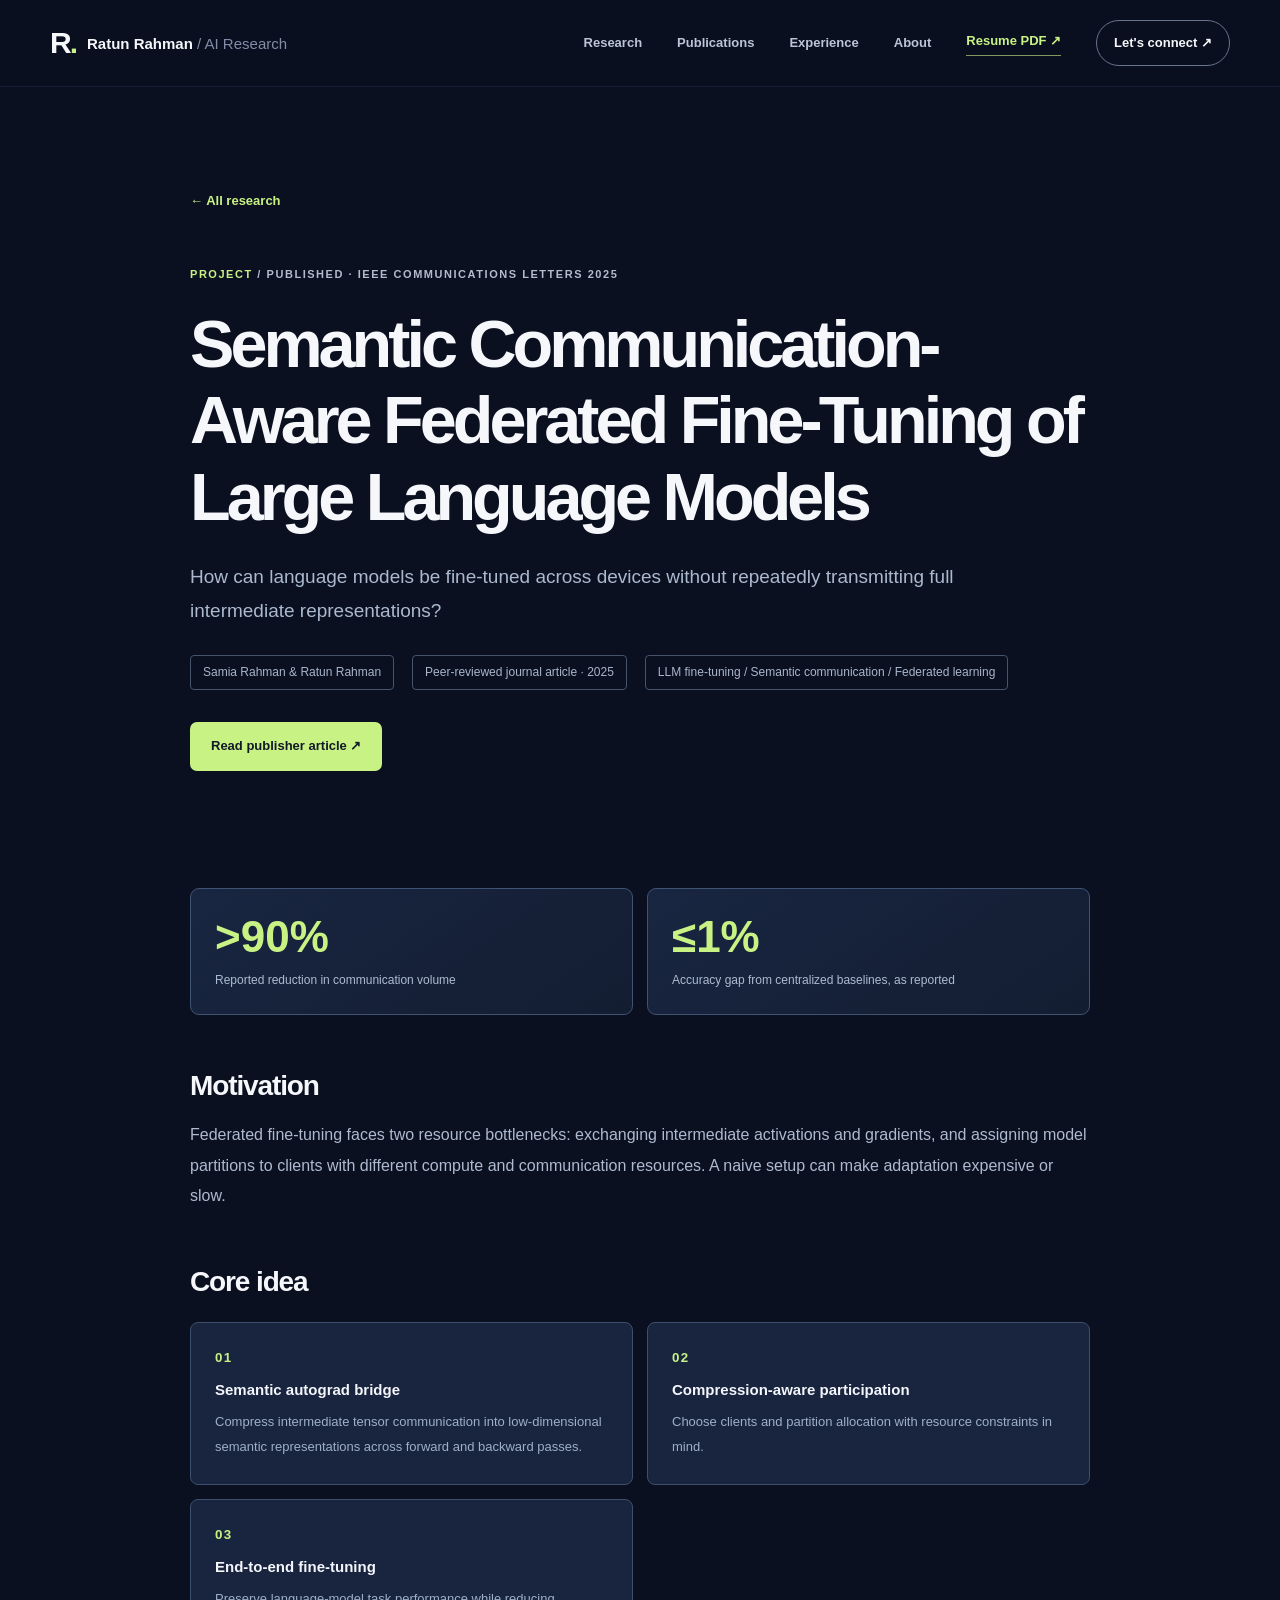
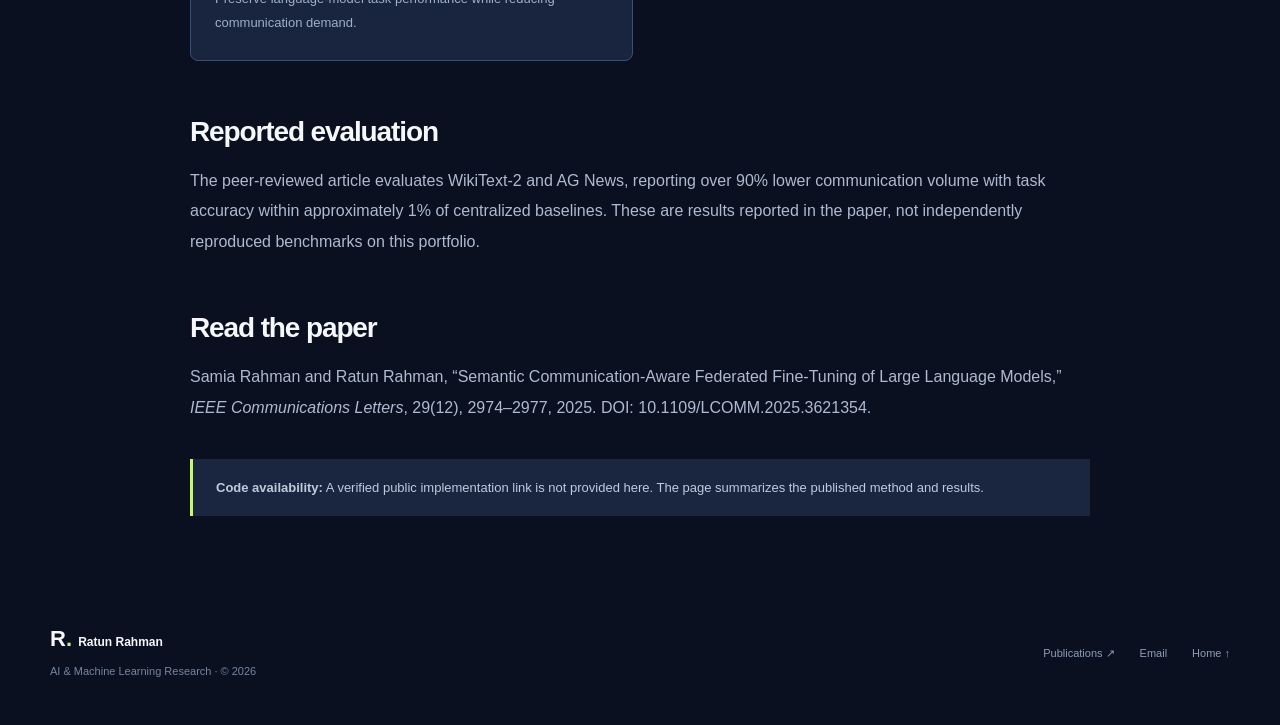
<file: research/federated-llm.html>
<!doctype html><html lang="en"><head><meta charset="utf-8"/><meta name="viewport" content="width=device-width, initial-scale=1"/><meta name="theme-color" content="#0b1020"/><meta name="description" content="How can language models be fine-tuned across devices without repeatedly transmitting full intermediate representations?"/><link rel="canonical" href="https://ratunrahman.github.io/research/federated-llm.html"/><link rel="icon" href="../assets/favicon.svg" type="image/svg+xml"/><link rel="stylesheet" href="../assets/style.css"/><script src="../assets/main.js" defer></script><title>Semantic Communication-Aware Federated Fine-Tuning of Large Language Models — Ratun Rahman</title></head>
    <body><a class="skip-link" href="#main">Skip to content</a><header class="site-header"><div class="container nav-wrap"><a class="brand" href="../index.html"><span class="brand-symbol">R<span class="brand-point">.</span></span><span class="brand-name">Ratun Rahman<span> / AI Research</span></span></a><button class="menu-toggle" aria-label="Open navigation" aria-expanded="false" aria-controls="site-menu"><span></span><span></span><span></span></button><nav class="nav" id="site-menu" aria-label="Main navigation"><a href="../index.html#research">Research</a><a href="../index.html#publications">Publications</a><a href="../index.html#experience">Experience</a><a href="../index.html#about">About</a><a class="nav-resume" target="_blank" rel="noopener noreferrer" href="../files/Ratun_AI_Resume.pdf">Resume PDF ↗</a><a class="nav-contact" href="../index.html#contact">Let's connect ↗</a></nav></div></header>
    <main id="main"><section class="container detail-hero"><a class="back-link" href="../index.html#research">← All research</a><p class="section-kicker"><span>PROJECT</span> / PUBLISHED · IEEE COMMUNICATIONS LETTERS 2025</p><h1>Semantic Communication-Aware Federated Fine-Tuning of Large Language Models</h1><p class="summary">How can language models be fine-tuned across devices without repeatedly transmitting full intermediate representations?</p><div class="detail-meta"><span>Samia Rahman & Ratun Rahman</span><span>Peer-reviewed journal article · 2025</span><span>LLM fine-tuning / Semantic communication / Federated learning</span></div><div class="hero-actions" style="margin-top:32px"><a class="button button-primary" href="https://doi.org/10.1109/LCOMM.2025.3621354" target="_blank" rel="noopener noreferrer">Read publisher article ↗</a></div></section><article class="detail-content container"><div class="result-summary"><div><span class="stat-value">&gt;90%</span><span class="stat-label">Reported reduction in communication volume</span></div><div><span class="stat-value">≤1%</span><span class="stat-label">Accuracy gap from centralized baselines, as reported</span></div></div>
<h2>Motivation</h2><p>Federated fine-tuning faces two resource bottlenecks: exchanging intermediate activations and gradients, and assigning model partitions to clients with different compute and communication resources. A naive setup can make adaptation expensive or slow.</p>
<h2>Core idea</h2><div class="method-steps"><div><small>01</small><strong>Semantic autograd bridge</strong><p>Compress intermediate tensor communication into low-dimensional semantic representations across forward and backward passes.</p></div><div><small>02</small><strong>Compression-aware participation</strong><p>Choose clients and partition allocation with resource constraints in mind.</p></div><div><small>03</small><strong>End-to-end fine-tuning</strong><p>Preserve language-model task performance while reducing communication demand.</p></div></div>
<h2>Reported evaluation</h2><p>The peer-reviewed article evaluates WikiText-2 and AG News, reporting over 90% lower communication volume with task accuracy within approximately 1% of centralized baselines. These are results reported in the paper, not independently reproduced benchmarks on this portfolio.</p>
<h2>Read the paper</h2><p>Samia Rahman and Ratun Rahman, “Semantic Communication-Aware Federated Fine-Tuning of Large Language Models,” <em>IEEE Communications Letters</em>, 29(12), 2974–2977, 2025. DOI: 10.1109/LCOMM.2025.3621354.</p>
<div class="detail-notice"><strong>Code availability:</strong> A verified public implementation link is not provided here. The page summarizes the published method and results.</div></article></main><footer class="footer container"><div><a href="../index.html" class="footer-brand">R<span>.</span> <span>Ratun Rahman</span></a><p>AI &amp; Machine Learning Research · © 2026</p></div><div class="footer-links"><a href="../index.html#publications">Publications ↗</a><a href="mailto:rr0110@uah.edu">Email</a><a href="../index.html">Home ↑</a></div></footer></body></html>
</file>
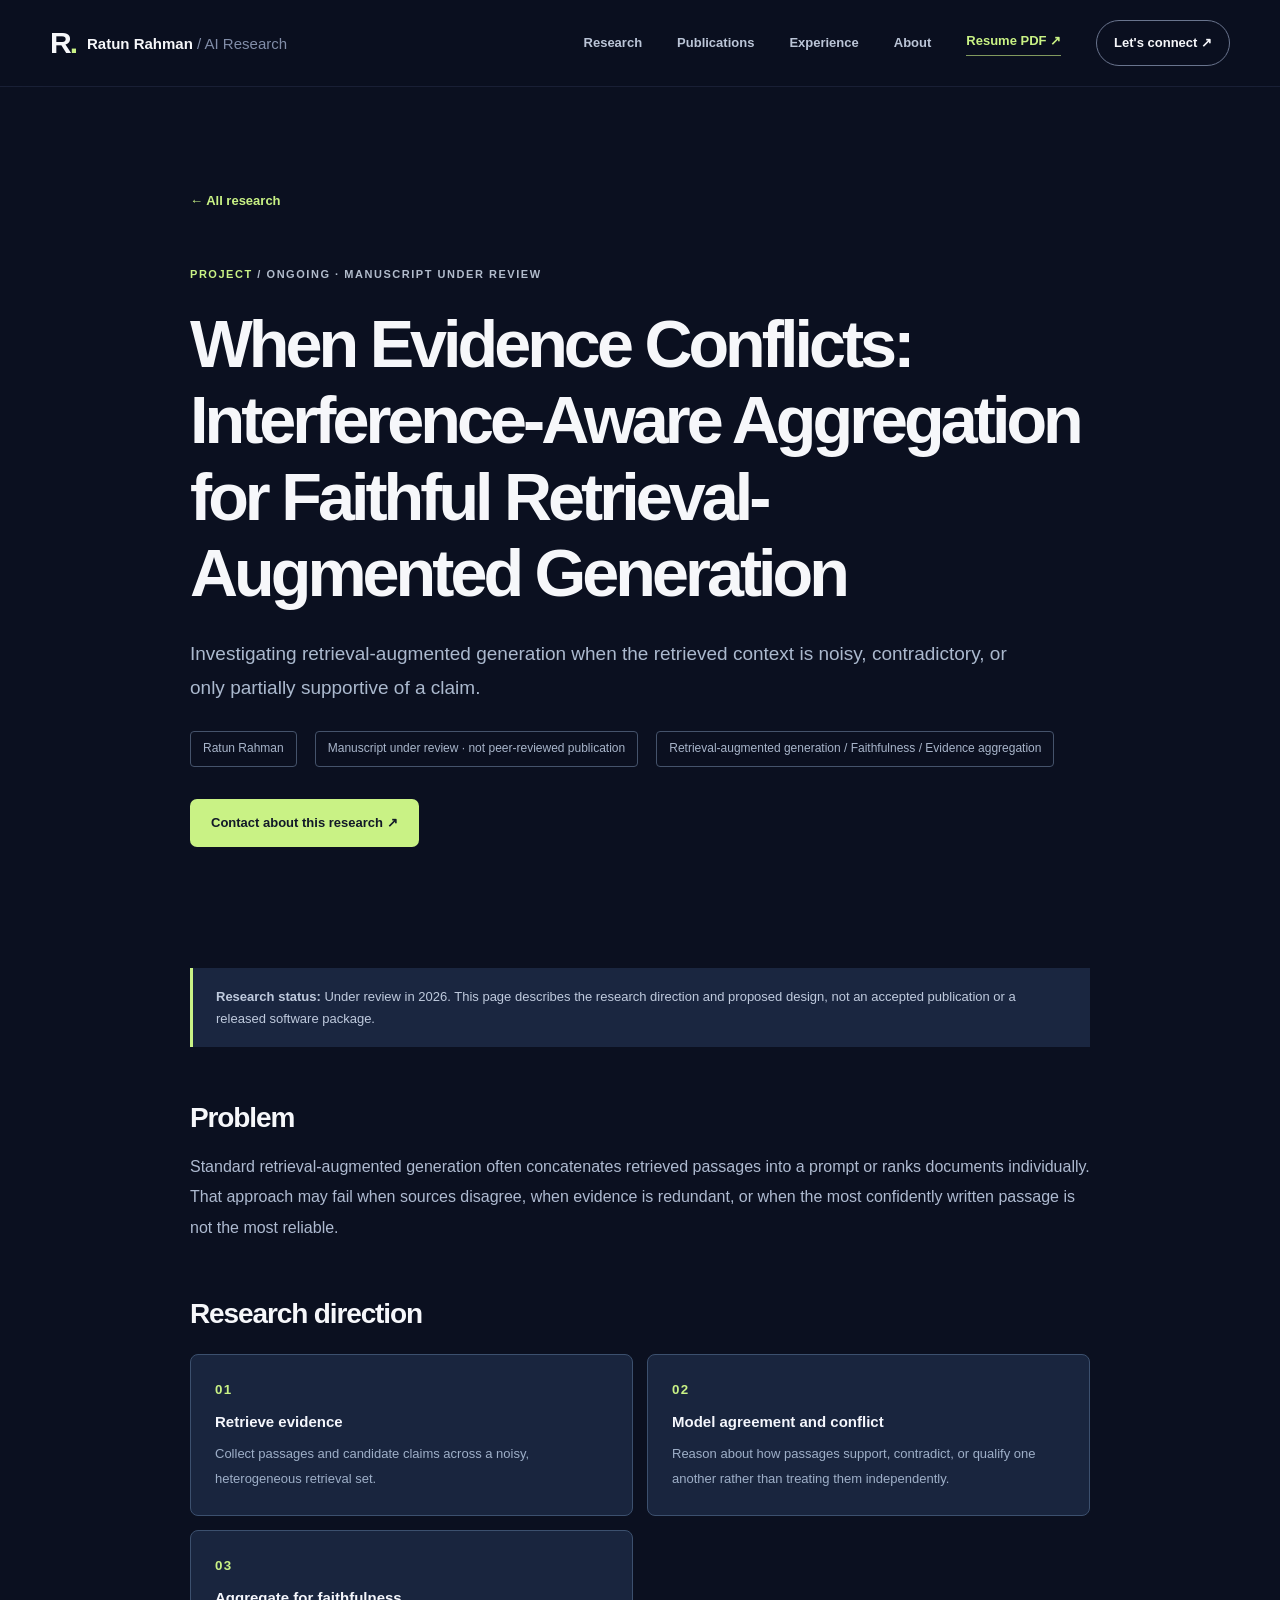
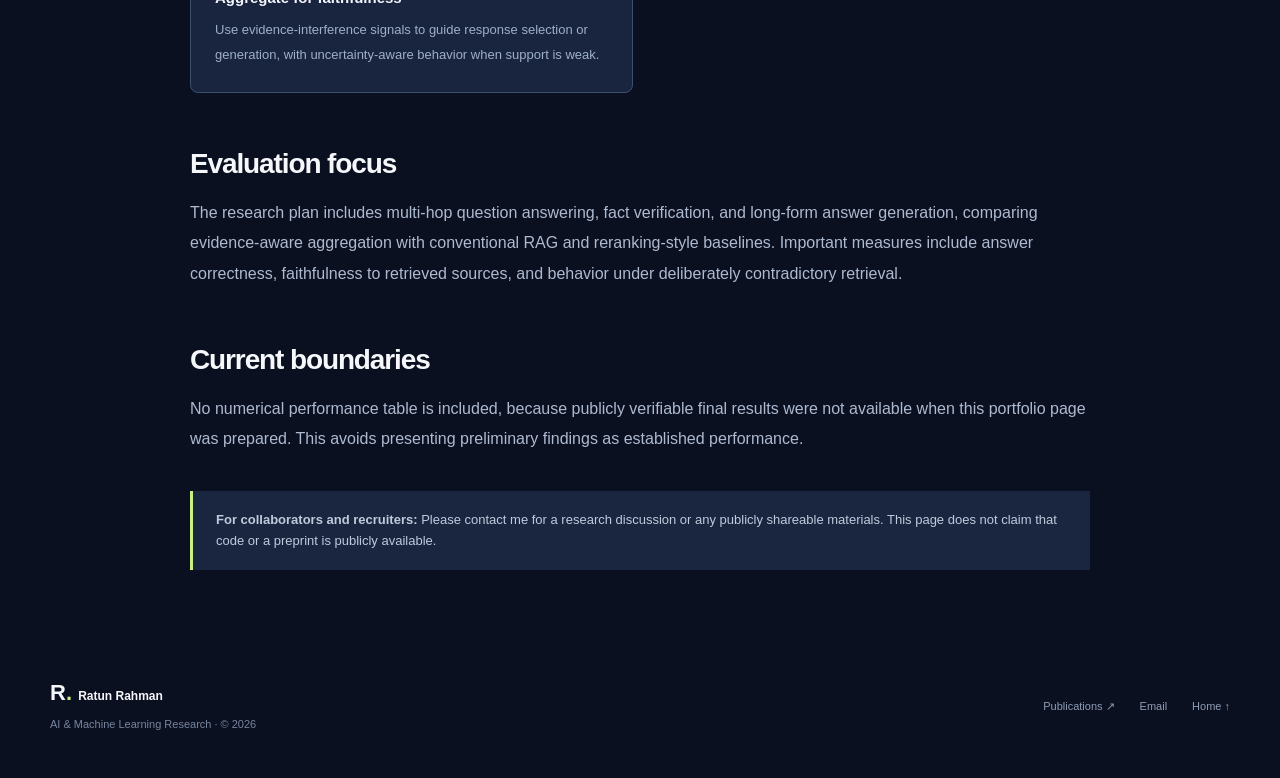
<file: research/interference-aware-rag.html>
<!doctype html><html lang="en"><head><meta charset="utf-8"/><meta name="viewport" content="width=device-width, initial-scale=1"/><meta name="theme-color" content="#0b1020"/><meta name="description" content="Investigating retrieval-augmented generation when the retrieved context is noisy, contradictory, or only partially supportive of a claim."/><link rel="canonical" href="https://ratunrahman.github.io/research/interference-aware-rag.html"/><link rel="icon" href="../assets/favicon.svg" type="image/svg+xml"/><link rel="stylesheet" href="../assets/style.css"/><script src="../assets/main.js" defer></script><title>When Evidence Conflicts: Interference-Aware Aggregation for Faithful Retrieval-Augmented Generation — Ratun Rahman</title></head>
    <body><a class="skip-link" href="#main">Skip to content</a><header class="site-header"><div class="container nav-wrap"><a class="brand" href="../index.html"><span class="brand-symbol">R<span class="brand-point">.</span></span><span class="brand-name">Ratun Rahman<span> / AI Research</span></span></a><button class="menu-toggle" aria-label="Open navigation" aria-expanded="false" aria-controls="site-menu"><span></span><span></span><span></span></button><nav class="nav" id="site-menu" aria-label="Main navigation"><a href="../index.html#research">Research</a><a href="../index.html#publications">Publications</a><a href="../index.html#experience">Experience</a><a href="../index.html#about">About</a><a class="nav-resume" target="_blank" rel="noopener noreferrer" href="../files/Ratun_AI_Resume.pdf">Resume PDF ↗</a><a class="nav-contact" href="../index.html#contact">Let's connect ↗</a></nav></div></header>
    <main id="main"><section class="container detail-hero"><a class="back-link" href="../index.html#research">← All research</a><p class="section-kicker"><span>PROJECT</span> / ONGOING · MANUSCRIPT UNDER REVIEW</p><h1>When Evidence Conflicts: Interference-Aware Aggregation for Faithful Retrieval-Augmented Generation</h1><p class="summary">Investigating retrieval-augmented generation when the retrieved context is noisy, contradictory, or only partially supportive of a claim.</p><div class="detail-meta"><span>Ratun Rahman</span><span>Manuscript under review · not peer-reviewed publication</span><span>Retrieval-augmented generation / Faithfulness / Evidence aggregation</span></div><div class="hero-actions" style="margin-top:32px"><a class="button button-primary" href="mailto:rr0110@uah.edu?subject=Interference-aware%20RAG%20research" target="_blank" rel="noopener noreferrer">Contact about this research ↗</a></div></section><article class="detail-content container"><div class="detail-notice"><strong>Research status:</strong> Under review in 2026. This page describes the research direction and proposed design, not an accepted publication or a released software package.</div>
<h2>Problem</h2><p>Standard retrieval-augmented generation often concatenates retrieved passages into a prompt or ranks documents individually. That approach may fail when sources disagree, when evidence is redundant, or when the most confidently written passage is not the most reliable.</p>
<h2>Research direction</h2><div class="method-steps"><div><small>01</small><strong>Retrieve evidence</strong><p>Collect passages and candidate claims across a noisy, heterogeneous retrieval set.</p></div><div><small>02</small><strong>Model agreement and conflict</strong><p>Reason about how passages support, contradict, or qualify one another rather than treating them independently.</p></div><div><small>03</small><strong>Aggregate for faithfulness</strong><p>Use evidence-interference signals to guide response selection or generation, with uncertainty-aware behavior when support is weak.</p></div></div>
<h2>Evaluation focus</h2><p>The research plan includes multi-hop question answering, fact verification, and long-form answer generation, comparing evidence-aware aggregation with conventional RAG and reranking-style baselines. Important measures include answer correctness, faithfulness to retrieved sources, and behavior under deliberately contradictory retrieval.</p>
<h2>Current boundaries</h2><p>No numerical performance table is included, because publicly verifiable final results were not available when this portfolio page was prepared. This avoids presenting preliminary findings as established performance.</p>
<div class="detail-notice"><strong>For collaborators and recruiters:</strong> Please contact me for a research discussion or any publicly shareable materials. This page does not claim that code or a preprint is publicly available.</div></article></main><footer class="footer container"><div><a href="../index.html" class="footer-brand">R<span>.</span> <span>Ratun Rahman</span></a><p>AI &amp; Machine Learning Research · © 2026</p></div><div class="footer-links"><a href="../index.html#publications">Publications ↗</a><a href="mailto:rr0110@uah.edu">Email</a><a href="../index.html">Home ↑</a></div></footer></body></html>
</file>
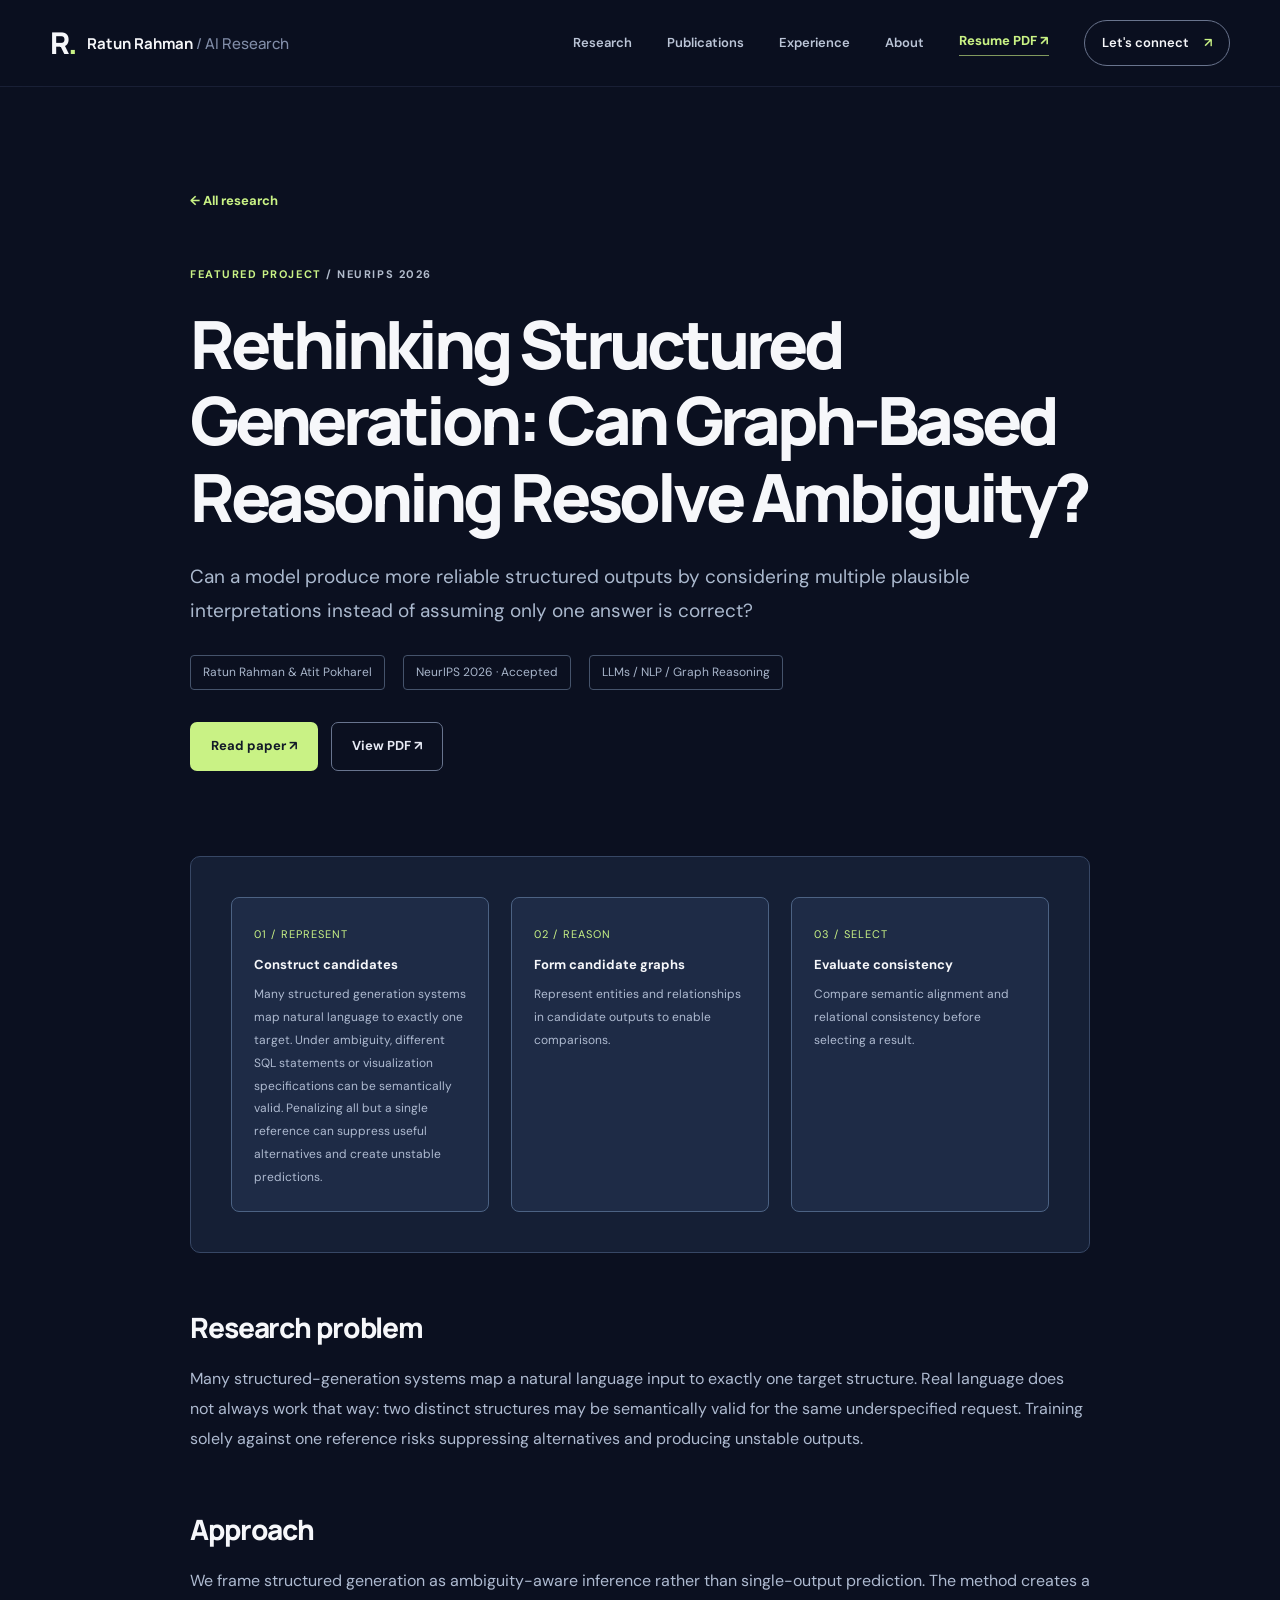
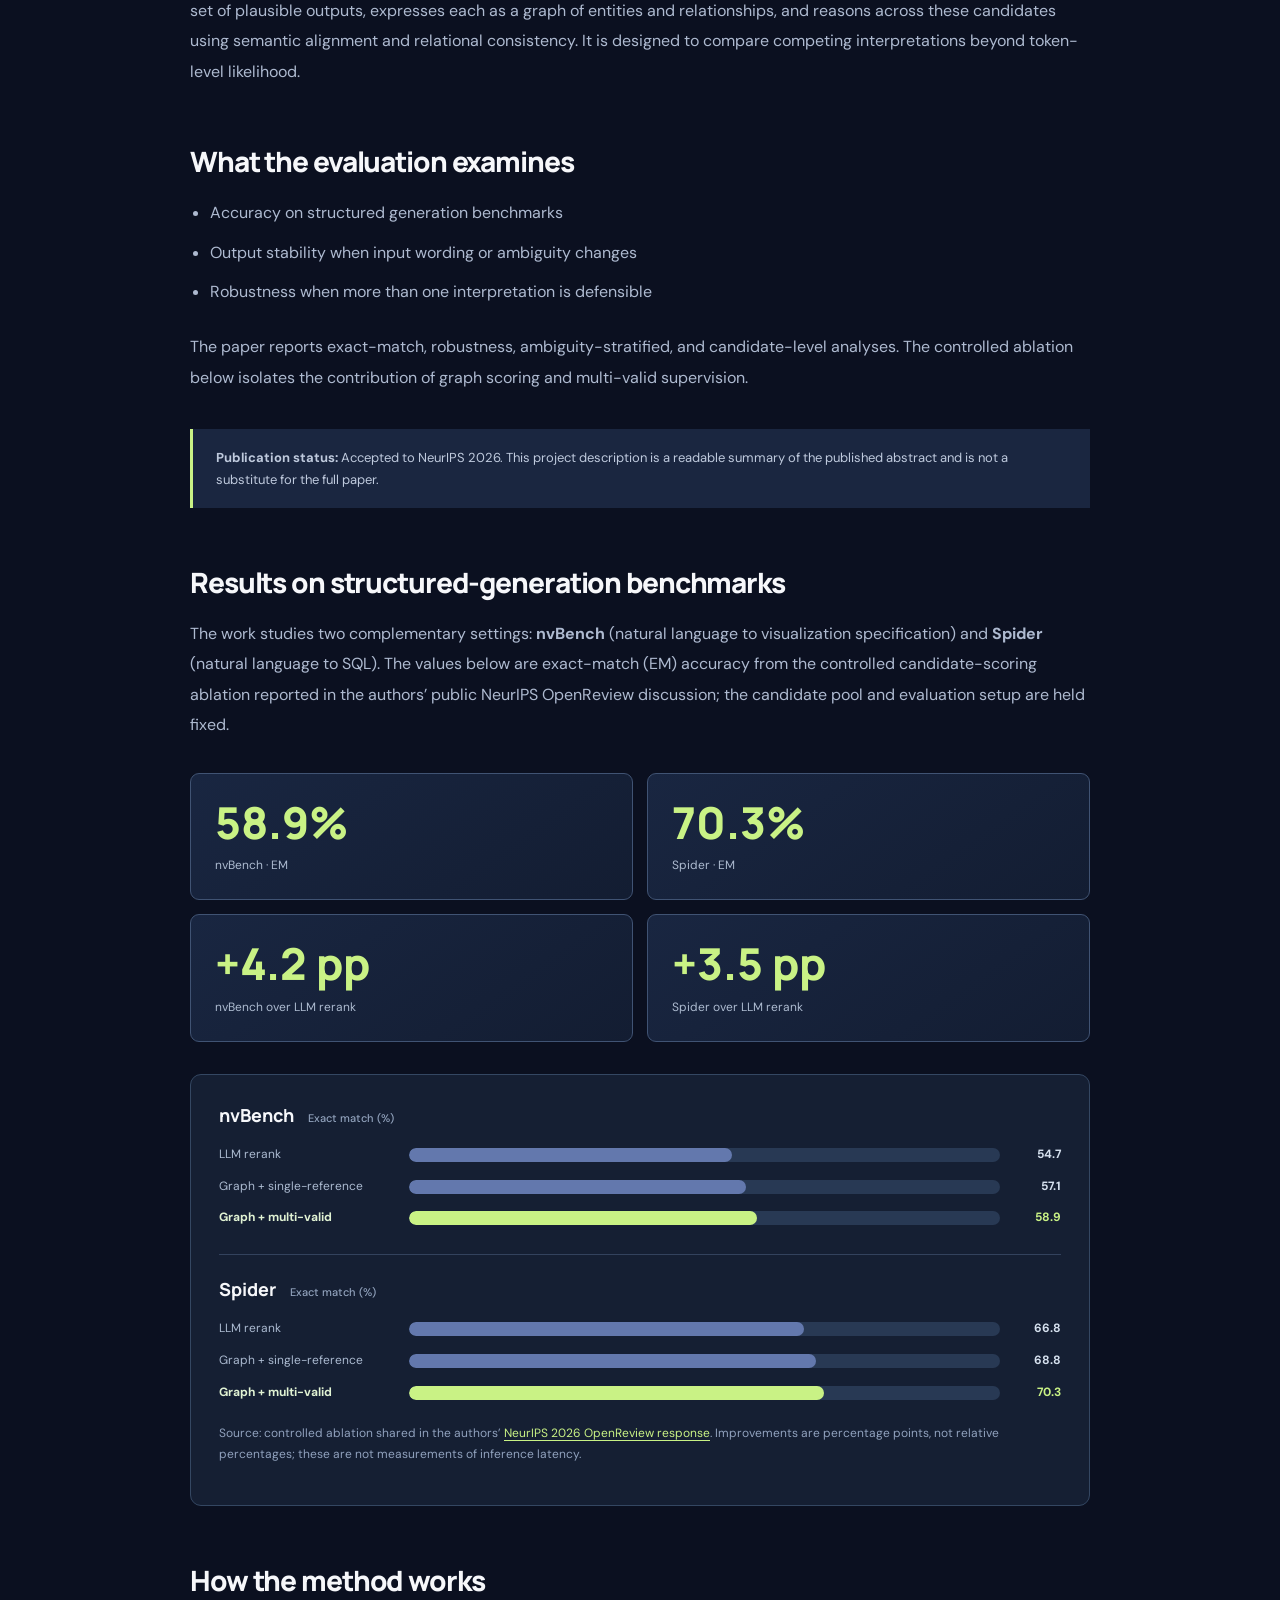
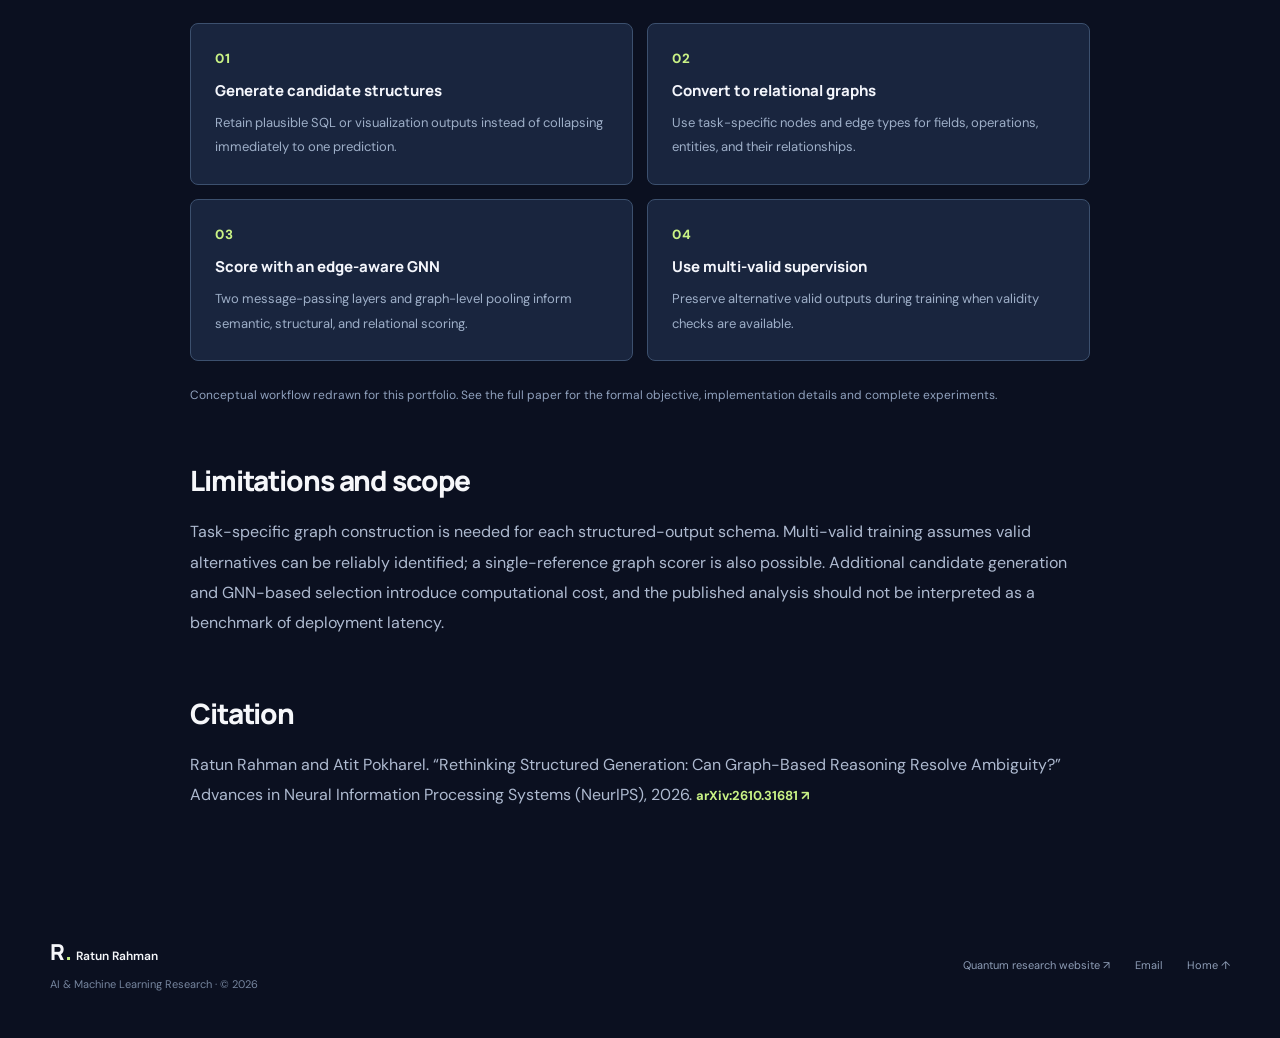
<file: research/structured-generation.html>
<!DOCTYPE html>

<html lang="en"><head><meta charset="utf-8"/><meta content="width=device-width, initial-scale=1" name="viewport"/><meta content="#0b1020" name="theme-color"/><meta content="Rethinking Structured Generation: Can Graph-Based Reasoning Resolve Ambiguity? NeurIPS 2026 research by Ratun Rahman and Atit Pokharel." name="description"/><link href="https://ratunrahman.github.io/research/structured-generation.html" rel="canonical"/><link href="../assets/favicon.svg" rel="icon" type="image/svg+xml"/><link href="https://fonts.googleapis.com" rel="preconnect"/><link crossorigin="" href="https://fonts.gstatic.com" rel="preconnect"/><link href="https://fonts.googleapis.com/css2?family=DM+Sans:wght@400;450;500;550;600;650;700&amp;family=Manrope:wght@400;500;600;700;800&amp;display=swap" rel="stylesheet"/><link href="../assets/style.css" rel="stylesheet"/><script defer="" src="../assets/main.js"></script><title>Graph-Based Structured Generation — Ratun Rahman</title></head>
<body><a class="skip-link" href="#main">Skip to content</a><header class="site-header"><div class="container nav-wrap"><a class="brand" href="../index.html"><span class="brand-symbol">R<span class="brand-point">.</span></span><span class="brand-name">Ratun Rahman<span> / AI Research</span></span></a><button aria-controls="site-menu" aria-expanded="false" aria-label="Open navigation" class="menu-toggle"><span></span><span></span><span></span></button><nav aria-label="Main navigation" class="nav" id="site-menu"><a href="../index.html#research">Research</a><a href="../index.html#publications">Publications</a><a href="../index.html#experience">Experience</a><a href="../index.html#about">About</a><a class="nav-resume" href="../files/Ratun_AI_Resume.pdf" rel="noopener noreferrer" target="_blank">Resume PDF ↗</a><a class="nav-contact" href="../index.html#contact">Let's connect <span aria-hidden="true">↗</span></a></nav></div></header>
<main id="main"><section class="container detail-hero"><a class="back-link" href="../index.html#research">← All research</a><p class="section-kicker"><span>FEATURED PROJECT</span> / NEURIPS 2026</p><h1>Rethinking Structured Generation: Can Graph-Based Reasoning Resolve Ambiguity?</h1><p class="summary">Can a model produce more reliable structured outputs by considering multiple plausible interpretations instead of assuming only one answer is correct?</p><div class="detail-meta"><span>Ratun Rahman &amp; Atit Pokharel</span><span>NeurIPS 2026 · Accepted</span><span>LLMs / NLP / Graph Reasoning</span></div><div class="hero-actions" style="margin-top:32px"><a class="button button-primary" href="https://arxiv.org/abs/2610.31681" rel="noopener noreferrer" target="_blank">Read paper ↗</a><a class="button button-outline" href="https://arxiv.org/pdf/2610.31681" rel="noopener noreferrer" target="_blank">View PDF ↗</a></div></section>
<article class="detail-content container"><div aria-label="Summary of the three-stage research approach" class="detail-art"><div class="detail-step"><span class="number">01 / REPRESENT</span><strong>Construct candidates</strong><p>Many structured generation systems map natural language to exactly one target. Under ambiguity, different SQL statements or visualization specifications can be semantically valid. Penalizing all but a single reference can suppress useful alternatives and create unstable predictions.</p></div><div class="detail-step"><span class="number">02 / REASON</span><strong>Form candidate graphs</strong><p>Represent entities and relationships in candidate outputs to enable comparisons.</p></div><div class="detail-step"><span class="number">03 / SELECT</span><strong>Evaluate consistency</strong><p>Compare semantic alignment and relational consistency before selecting a result.</p></div></div><h2>Research problem</h2><p>Many structured-generation systems map a natural language input to exactly one target structure. Real language does not always work that way: two distinct structures may be semantically valid for the same underspecified request. Training solely against one reference risks suppressing alternatives and producing unstable outputs.</p><h2>Approach</h2><p>We frame structured generation as ambiguity-aware inference rather than single-output prediction. The method creates a set of plausible outputs, expresses each as a graph of entities and relationships, and reasons across these candidates using semantic alignment and relational consistency. It is designed to compare competing interpretations beyond token-level likelihood.</p><h2>What the evaluation examines</h2><ul><li>Accuracy on structured generation benchmarks</li><li>Output stability when input wording or ambiguity changes</li><li>Robustness when more than one interpretation is defensible</li></ul><p>The paper reports exact-match, robustness, ambiguity-stratified, and candidate-level analyses. The controlled ablation below isolates the contribution of graph scoring and multi-valid supervision.</p><div class="detail-notice"><strong>Publication status:</strong> Accepted to NeurIPS 2026. This project description is a readable summary of the published abstract and is not a substitute for the full paper.</div>
<section aria-labelledby="benchmark-results" class="research-evidence">
<h2 id="benchmark-results">Results on structured-generation benchmarks</h2>
<p>The work studies two complementary settings: <strong>nvBench</strong> (natural language to visualization specification) and <strong>Spider</strong> (natural language to SQL). The values below are exact-match (EM) accuracy from the controlled candidate-scoring ablation reported in the authors’ public NeurIPS OpenReview discussion; the candidate pool and evaluation setup are held fixed.</p>
<div class="result-summary"><div><span class="stat-value">58.9%</span><span class="stat-label">nvBench · EM</span></div><div><span class="stat-value">70.3%</span><span class="stat-label">Spider · EM</span></div><div><span class="stat-value">+4.2 pp</span><span class="stat-label">nvBench over LLM rerank</span></div><div><span class="stat-value">+3.5 pp</span><span class="stat-label">Spider over LLM rerank</span></div></div>
<div aria-label="Exact match results on nvBench and Spider. Candidate plus LLM rerank 54.7 and 66.8; graph plus single-reference 57.1 and 68.8; graph plus multi-valid 58.9 and 70.3 percent respectively." class="benchmark-viz" role="img">
<div class="benchmark-group"><h3>nvBench <span>Exact match (%)</span></h3><div class="benchmark-row"><span>LLM rerank</span><div class="bench-track"><i style="width:54.7%"></i></div><b>54.7</b></div><div class="benchmark-row"><span>Graph + single-reference</span><div class="bench-track"><i style="width:57.1%"></i></div><b>57.1</b></div><div class="benchmark-row is-best"><span>Graph + multi-valid</span><div class="bench-track"><i style="width:58.9%"></i></div><b>58.9</b></div></div>
<div class="benchmark-group"><h3>Spider <span>Exact match (%)</span></h3><div class="benchmark-row"><span>LLM rerank</span><div class="bench-track"><i style="width:66.8%"></i></div><b>66.8</b></div><div class="benchmark-row"><span>Graph + single-reference</span><div class="bench-track"><i style="width:68.8%"></i></div><b>68.8</b></div><div class="benchmark-row is-best"><span>Graph + multi-valid</span><div class="bench-track"><i style="width:70.3%"></i></div><b>70.3</b></div></div>
<p class="result-source">Source: controlled ablation shared in the authors’ <a href="https://openreview.net/forum?id=Uo6FQhB7p7" rel="noopener noreferrer" target="_blank">NeurIPS 2026 OpenReview response</a>. Improvements are percentage points, not relative percentages; these are not measurements of inference latency.</p></div>
<h2>How the method works</h2>
<div class="method-steps"><div><small>01</small><strong>Generate candidate structures</strong><p>Retain plausible SQL or visualization outputs instead of collapsing immediately to one prediction.</p></div><div><small>02</small><strong>Convert to relational graphs</strong><p>Use task-specific nodes and edge types for fields, operations, entities, and their relationships.</p></div><div><small>03</small><strong>Score with an edge-aware GNN</strong><p>Two message-passing layers and graph-level pooling inform semantic, structural, and relational scoring.</p></div><div><small>04</small><strong>Use multi-valid supervision</strong><p>Preserve alternative valid outputs during training when validity checks are available.</p></div></div>
<p class="result-source">Conceptual workflow redrawn for this portfolio. See the full paper for the formal objective, implementation details and complete experiments.</p>
<h2>Limitations and scope</h2><p>Task-specific graph construction is needed for each structured-output schema. Multi-valid training assumes valid alternatives can be reliably identified; a single-reference graph scorer is also possible. Additional candidate generation and GNN-based selection introduce computational cost, and the published analysis should not be interpreted as a benchmark of deployment latency.</p>
</section>
<h2>Citation</h2><p>Ratun Rahman and Atit Pokharel. “Rethinking Structured Generation: Can Graph-Based Reasoning Resolve Ambiguity?” Advances in Neural Information Processing Systems (NeurIPS), 2026. <a class="text-link" href="https://arxiv.org/abs/2610.31681" rel="noopener noreferrer" target="_blank">arXiv:2610.31681 ↗</a></p></article></main>
<footer class="footer container"><div><a class="footer-brand" href="../index.html">R<span>.</span> <span>Ratun Rahman</span></a><p>AI &amp; Machine Learning Research · © <span id="year">2026</span></p></div><div class="footer-links"><a href="https://ratun11.github.io/" rel="noopener noreferrer" target="_blank">Quantum research website ↗</a><a href="mailto:rr0110@uah.edu">Email</a><a href="../index.html">Home ↑</a></div></footer></body></html>
</file>
<file: assets/style.css>
:root{--bg:#0b1020;--bg2:#10172a;--bg3:#151d33;--card:#131c30;--line:#26304a;--text:#f6f7fa;--muted:#a2acc3;--lime:#c9f285;--accent:#a4a8ff;--aqua:#78d7c4;--serif:Georgia,'Times New Roman',serif;--sans:'DM Sans',sans-serif;--heading:'Manrope',sans-serif}
*{box-sizing:border-box}html{scroll-behavior:smooth;scroll-padding-top:110px}body{margin:0;background:var(--bg);color:var(--text);font:16px/1.65 var(--sans);-webkit-font-smoothing:antialiased}body::selection{background:#7f8cf0;color:#fff}a{color:inherit;text-decoration:none}button{font:inherit}img{max-width:100%}svg{max-width:100%}a:focus-visible,button:focus-visible{outline:3px solid var(--lime);outline-offset:5px}p{margin-top:0}.container{width:min(1180px,calc(100% - 72px));margin:auto}.skip-link{position:absolute;left:12px;top:-90px;background:var(--lime);color:#07101b;padding:12px 18px;z-index:100}.skip-link:focus{top:12px}.top-glow{position:absolute;inset:0 0 auto 0;height:760px;z-index:-1;background:radial-gradient(ellipse 800px 420px at 78% 9%,rgba(95,78,165,.21),transparent 72%),radial-gradient(ellipse 600px 420px at 18% 2%,rgba(45,84,135,.14),transparent 75%);pointer-events:none}.site-header{position:relative;z-index:10;border-bottom:1px solid #27304a88;background:#0b1020bb;backdrop-filter:blur(20px);-webkit-backdrop-filter:blur(20px)}.nav-wrap{height:86px;display:flex;align-items:center;justify-content:space-between;gap:24px}.brand{display:flex;align-items:center;gap:11px;white-space:nowrap}.brand-symbol{font:800 30px/1 var(--heading);letter-spacing:-2px}.brand-point,.accent-mark,.footer-brand>span:first-of-type{color:var(--lime)}.brand-name{font:700 15px var(--heading)}.brand-name>span{color:#818da8;font-weight:500}.nav{display:flex;gap:35px;align-items:center;font-size:13px;font-weight:600;color:#bbc5d7}.nav a:not(.nav-contact):hover,.footer a:hover,.about-links a:hover{color:var(--lime)}.nav-contact{border:1px solid #69748d;padding:11px 17px;border-radius:100px;color:#f6f7fa}.nav-contact:hover{background:#212a3f}.nav-contact span{margin-left:12px;color:var(--lime)}.menu-toggle{display:none}.hero{display:grid;grid-template-columns:minmax(0,1.5fr) minmax(290px,.68fr);gap:55px;align-items:center;min-height:670px;padding-top:75px;padding-bottom:85px}.hero-main{position:relative}.eyebrow,.section-kicker,.recognition-label,.visual-kicker,.toolbox-kicker{letter-spacing:.14em;font-size:11px;font-weight:700;color:#acb6cb}.eyebrow{display:flex;align-items:center;gap:14px;margin:0 0 30px}.status-pulse{height:8px;width:8px;background:var(--lime);border-radius:50%;box-shadow:0 0 0 5px rgba(201,242,133,.09)}.eyebrow-line{display:inline-block;width:24px;height:1px;background:#67718a}.hero h1{margin:0;font:800 clamp(49px,5.5vw,78px)/1.13 var(--heading);letter-spacing:-.065em;white-space:nowrap}.serif-accent,.section-heading h2 em,.about-layout h2 em,.contact-panel h2 em{font-family:var(--serif);font-style:italic;font-weight:400;letter-spacing:-.045em;color:var(--lime)}.hero-copy{max-width:675px;margin:30px 0 30px;font-size:18px;line-height:1.75;color:#aeb9ce}.hero-copy strong{color:#f0f3fa;font-weight:600}.hero-actions,.contact-actions{display:flex;gap:13px;align-items:center;flex-wrap:wrap}.button{display:inline-flex;gap:34px;align-items:center;justify-content:center;border:1px solid transparent;border-radius:7px;padding:14px 20px;font-size:13px;font-weight:700;line-height:1.4;transition:transform .15s,background .15s}.button:hover{transform:translateY(-3px)}.button-primary{background:var(--lime);color:#121928}.button-primary:hover{background:#e1ffae}.button-outline{border-color:#68748e;color:#e7eaf4}.button-outline:hover{background:#1b2540}.button span{font-size:16px}.hero-facts{margin-top:48px;display:flex;gap:20px;align-items:center;flex-wrap:wrap;font-size:11px;color:#8997b0;letter-spacing:.015em}.hero-facts>span:not(:first-child){border-left:1px solid #45516b;padding-left:20px}.mini-dot{display:inline-block;width:7px;height:7px;border:1px solid var(--lime);border-radius:50%;margin-right:4px}.hero-aside{padding:14px;border:1px solid #293753;background:linear-gradient(150deg,#1b2642,#101727);border-radius:13px;box-shadow:0 30px 80px rgba(0,0,0,.13);transform:rotate(1.2deg)}.portrait-wrap{position:relative;aspect-ratio:4/4.8;overflow:hidden;border-radius:8px;background:linear-gradient(155deg,#293b65,#171f33 70%);display:flex;justify-content:center;align-items:end}.portrait-shape{width:110%;height:110%;position:absolute;background:radial-gradient(circle at 52% 35%,#62769a 0,transparent 47%),linear-gradient(145deg,#4c627f 0,#23314c 65%,#131d2f);opacity:.8}.portrait{position:relative;width:100%;height:100%;object-fit:cover;object-position:center 30%;filter:saturate(.78);mix-blend-mode:normal}.portrait-wrap .portrait-monogram{display:none;position:absolute;font:800 94px var(--heading);letter-spacing:-.12em;color:rgba(255,255,255,.85);top:30%}.portrait-wrap.portrait-fallback .portrait-monogram{display:block}.portrait-label{position:absolute;bottom:14px;right:14px;color:white;background:#101827a8;padding:6px 9px;backdrop-filter:blur(5px);font-size:9px;letter-spacing:.14em}.profile-bottom{padding:19px 8px 4px;display:flex;justify-content:space-between;gap:10px;align-items:center;font-size:11px;color:#cad1df}.profile-bottom>a{font-weight:600}.profile-bottom>a span{color:var(--lime)}.availability{white-space:nowrap;color:var(--lime)}.small-status{display:inline-block;background:var(--lime);width:6px;height:6px;border-radius:50%;margin-right:4px}.recognition{border-top:1px solid #28324c;border-bottom:1px solid #28324c;padding:26px 0;display:flex;justify-content:space-between;gap:16px;align-items:center;color:#b6bfd2;font-size:13px;font-weight:600}.recognition-label{color:#7e8ba5;font-size:10px}.recognition-sep{color:var(--lime)}.section{padding-top:126px;padding-bottom:126px}.section-heading{display:flex;justify-content:space-between;align-items:end;gap:48px;margin-bottom:54px}.section-heading>div{flex:1.3}.section-heading>p{max-width:425px;color:#9eacc4;font-size:15px;line-height:1.8;margin:0 0 6px;flex:1}.section-kicker{color:#b2bccc;margin:0 0 22px}.section-kicker span{color:var(--lime)}.section-heading h2,.about-layout h2{margin:0;font:800 clamp(35px,4.3vw,56px)/1.16 var(--heading);letter-spacing:-.055em}.section-heading h2 em,.about-layout h2 em{color:#b8c7ff}.feature-card{display:grid;grid-template-columns:1fr 1.07fr;border:1px solid #2a3552;background:#141d33;border-radius:12px;overflow:hidden}.feature-visual{background:radial-gradient(ellipse at 50% 42%,#283756 0,#151e34 62%,#111a2e 100%);padding:27px 20px 25px;display:flex;flex-direction:column;justify-content:space-between;overflow:hidden}.visual-kicker{color:#c9d6f0;margin-left:12px}.graph-art{width:100%;height:auto;margin:auto;display:block}.visual-caption{display:flex;justify-content:space-between;gap:8px;padding:9px 5px 0;color:#8fa4c1;font-size:10px}.feature-content{padding:43px 44px;display:flex;flex-direction:column;align-items:start}.feature-topline{display:flex;flex-wrap:wrap;align-items:center;gap:10px}.pill{padding:6px 10px;border-radius:4px;font-weight:700;font-size:10px;letter-spacing:.04em}.pill-lime{background:#c9f2851c;border:1px solid #c9f28555;color:var(--lime)}.muted{font-size:11px;color:#93a1b9}.feature-content h3{font:750 clamp(22px,2.6vw,32px)/1.33 var(--heading);letter-spacing:-.04em;margin:24px 0 15px}.feature-content p,.research-card p{font-size:14px;line-height:1.8;color:#9eacc3}.feature-points{padding-left:18px;color:#bbc6d8;font-size:12px;line-height:2;margin-bottom:28px}.feature-points li::marker{color:var(--lime)}.feature-links{margin-top:auto;display:flex;flex-wrap:wrap;gap:26px}.text-link{color:var(--lime);font-size:13px;font-weight:700}.text-link:hover{text-decoration:underline;text-underline-offset:5px}.text-link span{margin-left:7px}.secondary-link{color:#abb8cf}.research-grid{margin-top:22px;display:grid;grid-template-columns:repeat(2,1fr);gap:20px}.research-card{padding:36px;border:1px solid #29334e;border-radius:10px;background:linear-gradient(135deg,#141d30,#11182a);min-height:330px;display:flex;flex-direction:column;align-items:start;transition:transform .15s,border-color .15s}.research-card:hover{border-color:#64769c;transform:translateY(-3px)}.research-icon{width:44px;height:44px;display:grid;place-items:center;border-radius:8px;font-size:22px;margin-bottom:28px}.icon-lavender{color:#c2b8ff;background:#6a5acf2c}.icon-aqua{color:#90e9df;background:#3faea22b}.icon-peach{color:#f9caad;background:#b97a602d}.icon-blue{color:#9bcfff;background:#648ca52d}.paper-type{color:#9ba9c3;letter-spacing:.1em;font-size:10px;font-weight:700}.research-card h3{font:750 22px/1.38 var(--heading);letter-spacing:-.038em;margin:12px 0}.research-card p{margin-bottom:25px}.tag-row{margin-top:auto;display:flex;flex-wrap:wrap;gap:7px}.tag-row span{padding:5px 9px;background:#202c44;color:#afbdd5;border-radius:4px;font-size:11px}.ongoing-note{display:flex;gap:14px;align-items:start;padding:24px 0 0;color:#a6b4ca;font-size:13px}.ongoing-note p{margin:0}.ongoing-note strong{color:#e7eaf4}.ongoing-dot{height:9px;width:9px;border:1px solid #adb7c9;border-radius:50%;flex:0 0 auto;margin-top:6px}.section-tint{background:#10182b;border-top:1px solid #26334b;border-bottom:1px solid #26334b}.pub-controls{display:flex;flex-wrap:wrap;gap:10px;margin-bottom:26px}.filter-button{border:1px solid #394863;background:transparent;color:#a8b6cf;padding:8px 14px;border-radius:5px;font-size:12px;cursor:pointer;font-weight:650}.filter-button:hover{background:#293650}.filter-button.is-active{background:#d3efaa;border-color:#d3efaa;color:#111926}.pub-list{border-top:1px solid #34415b}.pub-item{display:grid;grid-template-columns:75px 1fr 34px;gap:18px;align-items:start;padding:26px 6px;border-bottom:1px solid #2d3850}.pub-item[hidden]{display:none}.pub-year{color:#8290ab;font-size:12px;font-weight:650;padding-top:7px}.venue{color:var(--lime);text-transform:uppercase;letter-spacing:.08em;font-size:10px;font-weight:800;margin-bottom:7px}.venue-type{color:#8d9bb6;font-weight:600;padding-left:6px}.pub-item h3{font:700 17px/1.48 var(--heading);letter-spacing:-.018em;margin:0 0 7px}.pub-item p{color:#8e9cb8;font-size:12px;margin:0}.pub-arrow{display:grid;place-items:center;width:32px;height:32px;border:1px solid #41516b;border-radius:50%;font-size:17px;color:#e6f0ff;transition:background .15s}.pub-arrow:hover{background:#334566}.view-all{text-align:right;padding-top:25px}.experience-layout{display:grid;grid-template-columns:1.45fr 1fr;gap:75px}.timeline{border-left:1px solid #3b4963;padding-left:30px}.timeline-item{display:grid;grid-template-columns:130px 1fr;gap:24px;position:relative;padding-bottom:42px}.timeline-item::before{content:"";position:absolute;top:7px;left:-35px;border-radius:50%;width:9px;height:9px;background:var(--lime);box-shadow:0 0 0 6px #19243a}.timeline-item:last-child{padding-bottom:0}.timeline-date{color:#97a8bf;font-size:10px;font-weight:800;letter-spacing:.08em;margin-top:6px}.timeline h3{font:750 19px var(--heading);letter-spacing:-.025em;margin:0 0 8px}.company{font-size:12px!important;color:#b7c6db!important;font-weight:650}.timeline p{color:#9eacc4;font-size:13px;line-height:1.8;margin-bottom:10px}.toolbox{align-self:start;padding:34px;border:1px solid #2e3955;border-radius:10px;background:linear-gradient(150deg,#1a2640,#131c30)}.toolbox-kicker{color:var(--lime);margin:0 0 22px}.toolbox h3{font:800 32px/1.3 var(--heading);letter-spacing:-.05em;margin:0 0 35px}.tool-group{border-top:1px solid #3b4960;padding-top:19px;margin-top:19px}.tool-group h4{font-size:13px;margin:0 0 8px}.tool-group p{font-size:12px;color:#9baac2;line-height:1.9;margin:0}.about-section{background:#ebeee9;color:#172233}.about-section .section-kicker{color:#435063}.about-section .section-kicker span{color:#375b41}.about-layout{display:grid;grid-template-columns:1fr 1.05fr;gap:80px}.about-layout h2 em{color:#496e56}.about-body p{font-size:17px;color:#455365;line-height:1.9}.about-body strong{color:#142035}.about-links{display:flex;gap:20px 30px;flex-wrap:wrap;margin-top:37px}.about-links a{font-size:12px;font-weight:750;border-bottom:1px solid #536577;padding-bottom:4px}.about-links a:hover{color:#4b8052}.contact-section{padding-top:110px;padding-bottom:110px}.contact-panel{background:#c5ef9e;color:#13201a;border-radius:12px;padding:78px 76px;position:relative;overflow:hidden}.contact-decoration{position:absolute;border:60px solid #82ad6926;border-radius:50%;width:460px;height:460px;right:-160px;top:-180px;pointer-events:none}.contact-panel .section-kicker{color:#3c5a3b}.contact-panel .section-kicker span{color:#4c743d}.contact-panel h2{font:800 clamp(38px,5.2vw,65px)/1.18 var(--heading);letter-spacing:-.055em;margin:0 0 24px;position:relative}.contact-panel h2 em{color:#456947}.contact-panel>p:not(.section-kicker){color:#405747;font-size:16px;max-width:570px;position:relative}.contact-actions{margin-top:33px;position:relative}.contact-actions>span{font-size:13px;color:#355337}.button-light{background:#13231c;color:white}.button-light:hover{background:#294334}.footer{display:flex;justify-content:space-between;gap:25px;padding-bottom:45px}.footer-brand{font:800 22px var(--heading)}.footer-brand>span:nth-child(2){font:600 12px var(--sans);letter-spacing:0}.footer p{font-size:11px;color:#76859e;margin:7px 0 0}.footer-links{display:flex;flex-wrap:wrap;align-items:center;gap:25px;font-size:11px;color:#8e9db6}
/* Project detail */.detail-hero{padding-top:100px;padding-bottom:85px;max-width:900px}.back-link{font-size:13px;font-weight:700;color:var(--lime)}.detail-hero .section-kicker{margin-top:52px}.detail-hero h1{font:800 clamp(39px,5.2vw,67px)/1.15 var(--heading);letter-spacing:-.06em;margin:0 0 25px}.detail-hero .summary{font-size:19px;color:#abb9ce;line-height:1.8;max-width:820px}.detail-meta{display:flex;flex-wrap:wrap;gap:18px;margin:26px 0 0;color:#a8b5ca;font-size:12px}.detail-meta span{border:1px solid #45536b;padding:7px 12px;border-radius:4px}.detail-content{max-width:900px;margin:auto;padding-bottom:110px}.detail-content h2{font:800 28px var(--heading);letter-spacing:-.04em;margin:55px 0 18px}.detail-content p,.detail-content li{font-size:16px;color:#aebad0;line-height:1.9}.detail-content ul{padding-left:20px}.detail-content li{padding-bottom:9px}.detail-art{background:#151f35;border:1px solid #374765;padding:40px;border-radius:10px;display:grid;grid-template-columns:repeat(3,1fr);gap:22px}.detail-step{border:1px solid #4c6283;background:#1e2b46;padding:22px;border-radius:8px}.detail-step strong{display:block;font-size:13px;margin:8px 0}.detail-step p{margin:0;font-size:12px}.detail-step .number{color:var(--lime);font-size:11px;letter-spacing:.1em}.detail-notice{border-left:3px solid var(--lime);padding:18px 23px;background:#1a2640;color:#bfcadd;margin-top:36px;font-size:13px}
@media(max-width:1100px){.hero{gap:32px}.hero h1{font-size:clamp(46px,5.3vw,67px)}.hero-copy{font-size:16px}.profile-bottom{flex-direction:column;align-items:start}.recognition{flex-wrap:wrap}.feature-content{padding:33px 31px}.experience-layout{gap:40px}.nav{gap:20px}}
@media(max-width:820px){.container{width:min(100% - 40px,700px)}.nav-wrap{height:72px}.menu-toggle{border:1px solid #4a5874;background:#172038;color:white;border-radius:6px;padding:9px;width:40px;height:37px;display:flex;flex-direction:column;justify-content:space-around;align-items:center}.menu-toggle span{display:block;height:2px;width:18px;background:#e5eaff}.nav{position:absolute;top:71px;left:0;right:0;background:#131d31;border-bottom:1px solid #39475e;display:none;flex-direction:column;align-items:stretch;gap:0;padding:12px 20px 20px}.nav.is-open{display:flex}.nav a{padding:11px 10px}.nav-contact{display:inline-block;max-width:max-content;margin-top:12px}.hero{grid-template-columns:1fr;min-height:0;padding-top:65px;gap:55px}.hero h1{font-size:clamp(46px,8.5vw,72px)}.hero-aside{width:min(340px,100%);justify-self:center;transform:rotate(0deg)}.recognition{justify-content:center;text-align:center;gap:10px 15px}.recognition-label{width:100%}.section{padding-top:85px;padding-bottom:85px}.section-heading{align-items:start;flex-direction:column;gap:23px;margin-bottom:35px}.section-heading>p{max-width:600px}.feature-card{grid-template-columns:1fr}.feature-visual{min-height:340px}.feature-visual .graph-art{max-height:345px}.experience-layout,.about-layout{grid-template-columns:1fr;gap:35px}.toolbox{max-width:550px}.about-section{padding-top:85px;padding-bottom:85px}.contact-panel{padding:55px 45px}.footer{flex-direction:column}.brand-name>span{display:none}}
@media(max-width:530px){.container{width:calc(100% - 32px)}.hero{padding-top:46px;padding-bottom:55px}.eyebrow{font-size:9px;gap:8px;letter-spacing:.09em}.hero h1{font-size:clamp(40px,10.5vw,56px);white-space:normal}.hero h1 br{display:none}.hero-copy{font-size:15px;margin:25px 0}.hero-facts{gap:10px;margin-top:32px}.hero-facts>span:not(:first-child){border:0;padding:0}.hero-facts>span{width:100%}.recognition{padding:22px 0;font-size:11px}.recognition-sep{display:none}.recognition>span:not(.recognition-label){display:block;width:100%}.section-heading h2,.about-layout h2{font-size:36px}.feature-visual{padding:20px 10px;min-height:250px}.feature-content{padding:27px 22px}.feature-content h3{font-size:25px}.visual-caption{font-size:8px}.research-grid{grid-template-columns:1fr}.research-card{min-height:0;padding:27px}.pub-item{grid-template-columns:45px 1fr 28px;gap:8px;padding:22px 0}.pub-item h3{font-size:15px}.pub-year{font-size:11px}.pub-arrow{width:28px;height:28px}.experience-layout{gap:27px}.timeline{padding-left:18px}.timeline-item{grid-template-columns:1fr;gap:0}.timeline-item::before{left:-23px}.timeline-date{margin-bottom:8px}.about-body p{font-size:15px}.contact-section{padding-top:65px;padding-bottom:75px}.contact-panel{padding:48px 25px}.contact-panel h2{font-size:36px}.detail-hero{padding-top:60px}.detail-art{grid-template-columns:1fr;padding:18px}.hero-actions{align-items:stretch}.hero-actions .button{width:100%}.footer-links{gap:15px}}
@media(prefers-reduced-motion:reduce){html{scroll-behavior:auto}*,*::before,*::after{transition:none!important;animation:none!important}}


/* 2026 portfolio enhancement: evidence, project pages, prominent resume */
.nav-resume{color:var(--lime)!important;font-weight:800;white-space:nowrap;border-bottom:1px solid #81995e;padding-bottom:3px}
.button-resume{border-color:#52617c;color:#eef4ff;background:#273451}
.button-resume:hover{background:#354463}
.feature-metrics{display:flex;flex-wrap:wrap;gap:14px;margin:-4px 0 20px;width:100%}
.feature-metrics>div{padding:12px 15px;flex:1 1 120px;background:#1d2c44;border:1px solid #324865;border-radius:7px}
.feature-metrics strong{display:block;font:800 23px/1.3 var(--heading);color:var(--lime)}
.feature-metrics span{display:block;font-size:11px;color:#bccbe0;line-height:1.5}
.research-detail-link{display:inline-block;margin-top:17px}
.research-card .tag-row{margin-top:auto}
.pub-project-link{display:inline-block;color:var(--lime);margin-top:8px;font-size:12px;font-weight:700}
.result-summary{display:grid;grid-template-columns:repeat(2,minmax(0,1fr));gap:14px;margin:32px 0}
.result-summary>div{border:1px solid #405373;background:linear-gradient(145deg,#192641,#131d32);border-radius:9px;padding:24px;min-width:0}
.stat-value{font:800 clamp(30px,4vw,44px)/1.1 var(--heading);color:var(--lime);display:block}
.stat-label{color:#adbbd0;font-size:12px;line-height:1.6;display:block;margin-top:10px}
.benchmark-viz{border:1px solid #344762;border-radius:11px;background:#151f33;padding:28px;margin:32px 0}
.benchmark-group+.benchmark-group{border-top:1px solid #33425d;margin-top:26px;padding-top:22px}
.benchmark-group h3{font:750 18px var(--heading);margin:0 0 18px}
.benchmark-group h3 span{font:500 11px var(--sans);color:#91a2bc;margin-left:10px}
.benchmark-row{display:grid;grid-template-columns:175px minmax(0,1fr) 46px;align-items:center;gap:15px;margin:12px 0;color:#abbad0;font-size:12px}
.benchmark-row b{text-align:right;color:#d6e1ef}
.bench-track{width:100%;height:14px;border-radius:100px;background:#283954;overflow:hidden}
.bench-track i{display:block;height:100%;background:#6378ad;border-radius:100px}
.benchmark-row.is-best{color:#e0f2d3;font-weight:700}
.benchmark-row.is-best .bench-track i{background:#c9f285}
.benchmark-row.is-best b{color:#c9f285}
.detail-content .result-source{font-size:12px;color:#90a1bd;line-height:1.75;margin-top:20px}
.result-source a{color:var(--lime);text-decoration:underline;text-underline-offset:3px}
.method-steps{display:grid;grid-template-columns:repeat(2,minmax(0,1fr));gap:14px;margin:24px 0}
.method-steps>div{padding:24px;border:1px solid #3c506e;border-radius:8px;background:#19253e}
.method-steps small{display:block;font-weight:800;color:var(--lime);margin-bottom:10px;letter-spacing:.1em}
.method-steps strong{font:750 15px/1.4 var(--heading);display:block;color:#f4f6fc}
.method-steps p{font-size:13px;color:#9eafc8;margin:10px 0 0}
.portrait-wrap.portrait-fallback{border:1px solid #657b9f}
.portrait-wrap.portrait-fallback .portrait-monogram{color:#d4f0b1;text-shadow:0 10px 35px #121b2e;font-size:clamp(65px,8vw,120px)}
@media(max-width:1100px){.nav{gap:15px}.nav-resume{font-size:12px}}
@media(max-width:620px){.method-steps{grid-template-columns:1fr}.benchmark-viz{padding:17px}.benchmark-row{grid-template-columns:112px minmax(0,1fr) 34px;gap:8px;font-size:10px}.result-summary{grid-template-columns:1fr 1fr}.stat-label{font-size:11px}.feature-metrics{margin-bottom:25px}}
@media(max-width:440px){.result-summary{grid-template-columns:1fr 1fr}.stat-value{font-size:30px}.result-summary>div{padding:17px}}
</file>
